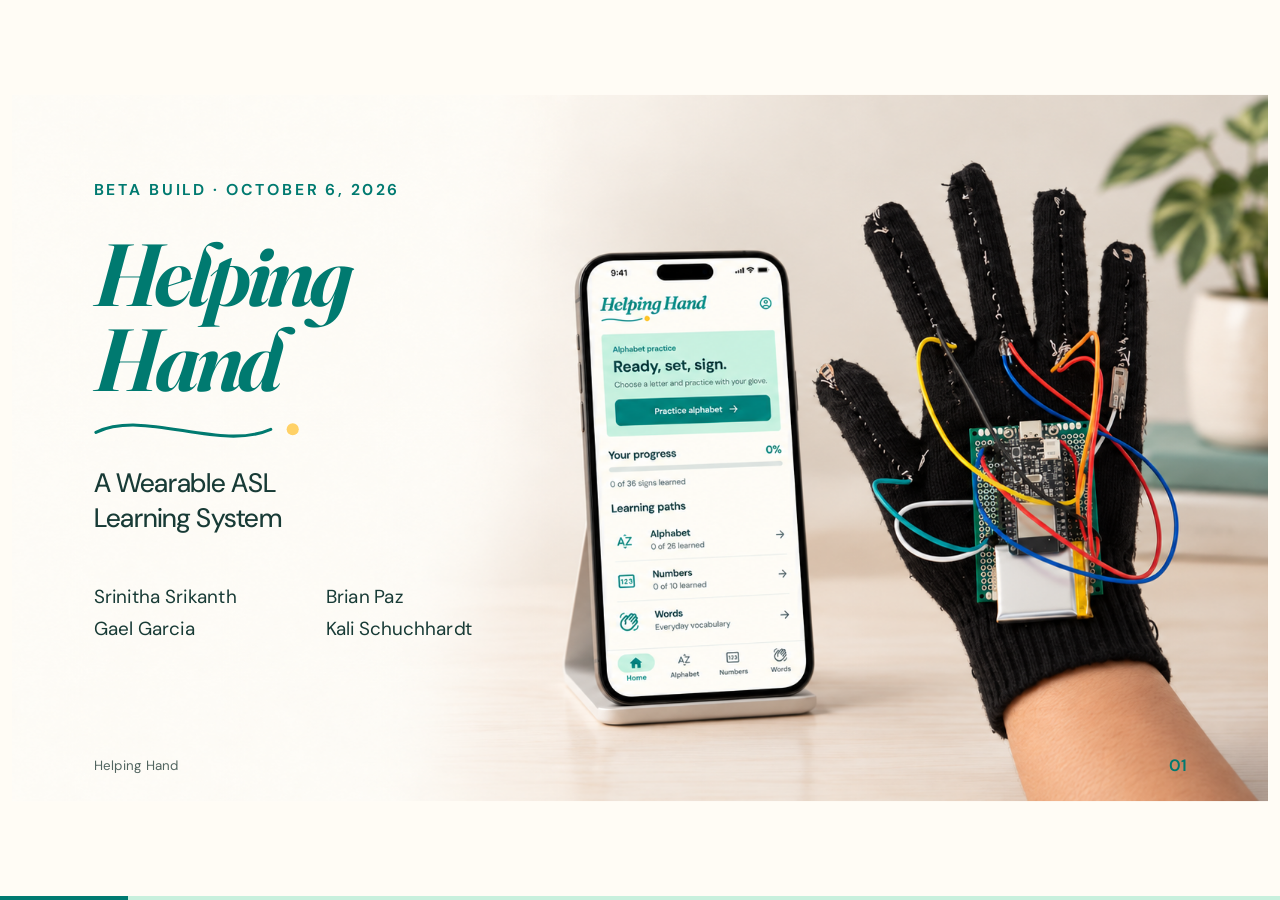
<file: beta_presentation/index.html>
<!doctype html>
<html lang="en">
<head>
  <meta charset="utf-8">
  <meta name="viewport" content="width=device-width, initial-scale=1">
  <meta name="description" content="Helping Hand beta build presentation — October 6, 2026.">
  <title>Helping Hand · Beta Build</title>
  <link rel="icon" href="assets/diagrams/favicon.svg" type="image/svg+xml">
  <link rel="stylesheet" href="styles.css?v=20261005-tcn">
  <script src="assets/asset-manifest.js" defer></script>
  <script src="presentation.js" defer></script>
</head>
<body>
  <svg class="svg-library" xmlns="http://www.w3.org/2000/svg" aria-hidden="true">
    <defs>
      <symbol id="icon-hand" viewBox="0 0 64 64"><path d="M23 34V13a4 4 0 0 1 8 0v18-22a4 4 0 0 1 8 0v23-18a4 4 0 0 1 8 0v20-13a4 4 0 0 1 8 0v22c0 12-7 19-18 19-7 0-12-3-16-9L10 35a4 4 0 0 1 6-5l7 7"/></symbol>
      <symbol id="icon-chip" viewBox="0 0 64 64"><rect x="17" y="17" width="30" height="30" rx="4"/><rect x="25" y="25" width="14" height="14" rx="2"/><path d="M24 7v10m16-10v10M24 47v10m16-10v10M7 24h10M7 40h10m30-16h10M47 40h10"/></symbol>
      <symbol id="icon-ble" viewBox="0 0 64 64"><path d="M20 17l27 28-14 12V7l14 12-27 28"/></symbol>
      <symbol id="icon-phone" viewBox="0 0 64 64"><rect x="17" y="5" width="30" height="54" rx="6"/><path d="M28 12h8m-5 39h2M24 32l6 6 12-15"/></symbol>
      <symbol id="icon-feedback" viewBox="0 0 64 64"><path d="M53 31c0 12-10 21-22 21h-9L10 59V45a21 21 0 1 1 43-14Z"/><path d="M21 31l7 7 13-15"/></symbol>
      <symbol id="icon-arrow" viewBox="0 0 24 24"><path d="M4 12h16m-6-6 6 6-6 6"/></symbol>
      <symbol id="icon-photo" viewBox="0 0 64 64"><rect x="8" y="12" width="48" height="40" rx="4"/><circle cx="23" cy="25" r="5"/><path d="m9 45 14-10 10 7 11-16 12 17"/></symbol>
    </defs>
  </svg>
  <main id="stage" aria-label="Beta build slide presentation">
    <div id="deck">
      <section class="slide cover is-active" id="slide-1" aria-labelledby="title-1" data-title="Helping Hand" data-seconds="15">
        <img class="full-bleed" src="assets/illustrations/intro-product-scene.png" alt="Staged product visualization of a sensor glove being worn beside a phone showing Helping Hand.">
        <div class="cover-copy">
          <p class="eyebrow">Beta build · October 6, 2026</p>
          <h1 id="title-1" class="wordmark">Helping<br>Hand</h1>
          <svg class="brand-trail" viewBox="0 0 280 35" aria-hidden="true"><path d="M3 17c65-31 163 26 231-4"/><circle cx="263" cy="13" r="8"/></svg>
          <p class="cover-pitch">A Wearable ASL<br>Learning System</p>
          <div class="team"><span>Srinitha Srikanth</span><span>Brian Paz</span><span>Gael Garcia</span><span>Kali Schuchhardt</span></div>
        </div>
        <footer class="slide-footer"><span>Helping Hand</span><span> <b>01</b></span></footer>
        <template class="slide-notes"><p>Speaker: TBD · 15 seconds</p><p>Introduce Helping Hand as a wearable-assisted ASL learning system. Name the four team members. The intro is a generated product visualization based on supplied references.</p></template>
      </section>
      <section class="slide problem" id="slide-2" aria-labelledby="title-2" data-title="The learning problem" data-seconds="25">
        <img class="full-bleed" src="assets/illustrations/learning-problem.png" alt="Conceptual illustration of a learner comparing their hand position with a printed reference.">
        <div class="problem-copy"><p class="eyebrow">The problem</p><h2 id="title-2">Learning ASL needs<br><em>feedback.</em></h2><div class="problem-stat"><strong>&gt;90%</strong><p>of deaf children are born<br>to hearing parents.</p></div><div class="problem-points"><p>Books and videos show the sign.</p><p>2D examples cannot assess your hand position.</p><p>No live correction from the reference alone.</p></div></div>
        <footer class="slide-footer"><span>Source: <a href="https://www.nidcd.nih.gov/health/statistics/quick-statistics-hearing" target="_blank" rel="noopener">NIH/NIDCD</a> · Mitchell &amp; Karchmer (2004)</span><span> <b>02</b></span></footer>
        <template class="slide-notes"><p>Speaker: TBD · 25 seconds</p><p>NIDCD reports that more than 90% of deaf children are born to hearing parents, citing Mitchell and Karchmer (2004). This motivates accessible opportunities for families to learn ASL; it does not measure ASL proficiency or prove the effectiveness of our glove. Books and ordinary prerecorded videos teach through observation but do not measure the learner's own hand position or provide personalized live correction by themselves. Helping Hand aims to add sensor-based feedback. Do not generalize this gap to every app or instructor. Source verified October 5, 2026; see sources.md.</p></template>
      </section>
      <section class="slide system" id="slide-3" aria-labelledby="title-3" data-title="Our solution" data-seconds="30">
        <header><p class="eyebrow">Our solution</p><h2 id="title-3">Wear. Sign. Get feedback.</h2></header>
        <div class="system-flow" role="img" aria-label="Flex and IMU readings go to ESP32, through BLE to recognition in Flutter, then learner feedback.">
          <div class="flow-step"><svg class="diagram-icon"><use href="#icon-hand"/></svg><h3>Sensor glove</h3><p>Flex + IMU</p></div><svg class="flow-arrow"><use href="#icon-arrow"/></svg>
          <div class="flow-step"><svg class="diagram-icon"><use href="#icon-chip"/></svg><h3>ESP32</h3><p>Capture readings</p></div><svg class="flow-arrow"><use href="#icon-arrow"/></svg>
          <div class="flow-step"><svg class="diagram-icon"><use href="#icon-ble"/></svg><h3>BLE</h3><p>Stream packets</p></div><svg class="flow-arrow"><use href="#icon-arrow"/></svg>
          <div class="flow-step"><svg class="diagram-icon"><use href="#icon-phone"/></svg><h3>Flutter app</h3><p>Recognize signs</p></div><svg class="flow-arrow"><use href="#icon-arrow"/></svg>
          <div class="flow-step"><svg class="diagram-icon"><use href="#icon-feedback"/></svg><h3>Feedback</h3><p>Guide practice</p></div>
        </div>
        <div class="hardware-slots">
          <figure class="asset-slot" data-asset="hardware/glove-current.jpg" data-alt="Current Helping Hand glove with finger flex sensors, wiring, and mounted perfboard electronics"><div class="asset-fallback"><svg><use href="#icon-photo"/></svg><div><strong>Current glove</strong><span>Hardware photo unavailable</span></div></div><figcaption>Glove · flex sensors + mounted electronics</figcaption></figure>
          <figure class="asset-slot" data-asset="hardware/circuit-current.jpg" data-alt="Close-up of the ESP32-S3, power components, and sensor wiring on the glove-mounted perfboard"><div class="asset-fallback"><svg><use href="#icon-chip"/></svg><div><strong>ESP32 + sensor circuit</strong><span>Hardware photo unavailable</span></div></div><figcaption>Perfboard · ESP32-S3 + sensor wiring</figcaption></figure>
        </div>
        <footer class="slide-footer"><span>Helping Hand · Beta build</span><span><b>03</b></span></footer>
        <template class="slide-notes"><p>Speaker: TBD · 30 seconds</p><p>Flex sensors capture finger bending; IMU readings capture motion/orientation. ESP32 samples and sends BLE packets to Flutter. The app processes readings and displays practice feedback. Tactile feedback is a future addition. The left photo shows the current glove with its mounted electronics; the right shows the ESP32-S3 and connections on the perfboard.</p></template>
      </section>
      <section class="slide alpha" id="slide-4" aria-labelledby="title-4" data-title="What alpha established" data-seconds="25">
        <header><p class="eyebrow">Alpha vertical slice</p><h2 id="title-4">The first complete pipeline</h2></header>
        <div class="alpha-layout"><div class="alpha-photo-group"><figure class="alpha-glove"><img src="assets/hardware/glove-alpha.jpeg" alt="Historical alpha glove with mounted finger flex sensors."><figcaption>Alpha glove</figcaption></figure><figure class="alpha-phone"><img src="assets/screenshots/alpha-app.png" alt="Historical alpha application dashboard."><figcaption>Alpha interface</figcaption></figure></div><div class="alpha-milestones"><div><span class="milestone-number">01</span><h3>Sensor capture</h3><p>Finger bend + motion readings</p></div><div><span class="milestone-number">02</span><h3>Wireless streaming</h3><p>Glove → BLE → app</p></div><div><span class="milestone-number">03</span><h3>Static classification</h3><p>36-class TFLite baseline</p></div></div></div>
        <footer class="slide-footer"><span>Historical alpha materials</span><span><b>04</b></span></footer>
        <template class="slide-notes"><p>Speaker: TBD · 25 seconds</p><p>Alpha established the sensor-to-app vertical slice and static TFLite baseline. These are supplied historical alpha materials, not fresh beta validation. The previous deck's 78%/94% figures are omitted because evaluation context has not been supplied. Preserve the static model as a regression baseline while adding words.</p></template>
      </section>
      <section class="slide app" id="slide-5" aria-labelledby="title-5" data-title="What beta adds" data-seconds="40">
        <header><p class="eyebrow">The beta app</p><h2 id="title-5">A clearer path to practice</h2><p class="subtitle">Firebase sign-in · dedicated practice pages · account-specific progress</p></header>
        <div class="app-journey">
          <figure><div class="screen-frame"><img src="assets/screenshots/beta-sign-in.png" alt="Supplied beta sign-in screen."></div><figcaption><span>01</span> Sign in</figcaption></figure>
          <figure><div class="screen-frame"><img src="assets/screenshots/beta-home.png" alt="Supplied beta Home with progress and learning paths."></div><figcaption><span>02</span> Choose a path</figcaption></figure>
          <figure><div class="screen-frame"><img src="assets/screenshots/beta-alphabet.png" alt="Supplied beta alphabet target picker."></div><figcaption><span>03</span> Pick a target</figcaption></figure>
          <figure><div class="screen-frame"><img src="assets/screenshots/beta-static-practice.png" alt="Supplied letter B practice screen in the glove-disconnected state."></div><figcaption><span>04</span> Practice</figcaption></figure>
          <figure><div class="screen-frame"><img src="assets/screenshots/beta-words.png" alt="Supplied beta beginner vocabulary picker."></div><figcaption><span>05</span> Explore words</figcaption></figure>
        </div>
        <footer class="slide-footer"><span>Supplied beta UI screens</span><span><b>05</b></span></footer>
        <template class="slide-notes"><p>Speaker: TBD · 40 seconds</p><p>Show sign-in, learning paths, target selection, and dedicated practice routes. Account-scoped progress now includes static signs and completed word attempts. Hello, Please, and Yes use the integrated TCN with Start attempt and Finish sign controls. These supplied screenshots predate that integration. The static practice screen is disconnected and the images do not establish live recognition or cloud-sync validation.</p></template>
      </section>
      <section class="slide motion" id="slide-6" aria-labelledby="title-6" data-title="Recognizing motion" data-seconds="35">
        <header><p class="eyebrow">Dynamic word recognition</p><h2 id="title-6">Recognizing words with a TCN</h2></header>
        <div class="ml-comparison"><div><span>Static · MLP</span><p>One sensor snapshot → static class</p></div><div><span>Words · Temporal Convolutional Network</span><p>Sensor window → word prediction</p></div></div>
        <figure class="architecture" aria-label="Selected TCN pipeline deployed in Flutter: sensor window, dilated residual convolution blocks, temporal average, and word probabilities"><figcaption>Resample, trim or pad, and standardize before inference</figcaption>
          <div class="architecture-flow">
            <div class="architecture-step"><h3>Sensor window</h3><svg class="architecture-visual" viewBox="0 0 280 132" role="img" aria-label="Illustrative sensor readings over time"><rect x="79" y="14" width="126" height="102" rx="4" fill="#c8f0dd" stroke="none"/><path d="M10 43h25l12-7 16 9 18-8 15 4 15-16 15 5 16 40 16-29 16-13 16 23 15-8 21 2 22-6 20 5 23-3" stroke="#007a70"/><path d="M10 92h23l16-3 16 4 15-2 17 5 17 10 14-17 15-38 16 21 16 34 17-18 15 6 17-4 17 5 18-3 18 1" stroke="#79aa91"/><path d="M10 16v105h260" stroke="#d9e2dc"/><path d="M79 13v107m126-107v107" stroke="#007a70" stroke-dasharray="4 4"/></svg><p>96 samples × 11 channels</p><small>5 flex + 6 motion at 40 Hz</small></div>
            <svg class="architecture-arrow"><use href="#icon-arrow"/></svg>
            <div class="architecture-step"><h3>TCN blocks</h3><svg class="architecture-visual tcn-blocks" viewBox="0 0 280 132" role="img" aria-label="Three residual causal convolution blocks with dilation rates 1, 2, and 4, connected in order. Bypass links preserve features."><rect x="11" y="48" width="72" height="55" rx="8"/><rect x="104" y="48" width="72" height="55" rx="8"/><rect x="197" y="48" width="72" height="55" rx="8"/><path d="M83 76h20m-6-5 6 5-6 5m79-5h20m-6-5 6 5-6 5"/><path class="skip-link" d="M11 48V22h72v26m21 0V22h72v26m21 0V22h72v26"/><text x="47" y="83">d = 1</text><text x="140" y="83">d = 2</text><text x="233" y="83">d = 4</text></svg><p>Motion at multiple scales</p><small>Dilated causal convolutions</small></div>
            <svg class="architecture-arrow"><use href="#icon-arrow"/></svg>
            <div class="architecture-step"><h3>Temporal average</h3><svg class="architecture-visual temporal-pool" viewBox="0 0 280 132" role="img" aria-label="Feature vectors at different time steps are averaged into one sequence summary"><rect x="18" y="13" width="66" height="39" rx="7"/><rect x="107" y="13" width="66" height="39" rx="7"/><rect x="196" y="13" width="66" height="39" rx="7"/><text x="51" y="40">t₁</text><text x="140" y="40">t₂</text><text x="229" y="40">tₙ</text><path d="M51 53v14h89m89-14v14h-89m0-14v31m-5-6 5 6 5-6"/><rect x="99" y="85" width="82" height="38" rx="7"/><text x="140" y="111">mean</text></svg><p>Summarize the sequence</p><small>Global average pooling</small></div>
            <svg class="architecture-arrow"><use href="#icon-arrow"/></svg>
            <div class="architecture-step"><h3>Word probabilities</h3><div class="architecture-output vocabulary-output"><span>Trained vocabulary</span><strong>Hello<br>Please · Yes</strong></div><p>On-device in Flutter</p><small>16-unit dense + softmax</small></div>
          </div>
        </figure>
        <div class="architecture-options"><p>Compared with <strong>CNN-GRU and CNN-LSTM</strong></p><p></p></div>
        <footer class="slide-footer"><span></span><span><b>06</b></span></footer>
        <template class="slide-notes"><p>Speaker: TBD · 35 seconds</p><p>The static MLP reads a single pose. Our TCN learns how a sign changes over time. Its convolutions look at increasingly spaced samples, so later blocks capture motion over wider intervals. Residual links preserve earlier features. We prepare a 96-sample window from five flex channels and six motion axes, then average the learned features and predict Hello, Please, or Yes. Flutter runs the model locally after Finish sign. The sensor traces are illustrative.</p><p>We compared TCN, CNN-GRU, and CNN-LSTM on the same whole-trial 9 training / 3 validation / 3 test split of 15 real recordings from the reported demo wearer. All three got 3/3 validation trials correct. TCN won the predefined smaller-export tie-break at 48,324 bytes, then got 3/3 reserved test trials correct with macro F1 1.00. This sample is too small to establish general accuracy or architecture superiority. Flutter runs the TFLite model locally after Finish sign. Three Android emulator recorded-replay checks passed. Fresh glove/phone validation and intended-phone latency are Not run. No orientation normalization or rest/unknown class is implemented.</p></template>
      </section>
      <section class="slide live" id="slide-7" aria-labelledby="title-7" data-title="Live demo" data-seconds="90">
        <div class="live-ring" aria-hidden="true"></div><div class="live-copy"><p class="eyebrow">Helping Hand in action</p><h2 id="title-7">LIVE<br><span>DEMO!!!</span></h2><div class="live-route"><span>Static sign</span><svg><use href="#icon-arrow"/></svg><span>Word attempts</span></div></div>
        <footer class="slide-footer"><span>Live glove + app demonstration</span><span><b>07</b></span></footer>
        <template class="slide-notes"><p>Speaker/demo operator: TBD · 90 seconds</p><p>Use the actual glove/app live, as confirmed with instructors. Demonstrate a rehearsed static target, then two rehearsed words chosen from Hello, Please, and Yes. The recorded wearer signs while a teammate taps Start attempt and Finish sign. Show the actual predicted word and confidence. Matching the target at at least 80% confidence saves completion. Set up login and connection in advance. Fresh rehearsal and the two final word choices remain pending. If recognition fails, explain what happened and demonstrate remaining live functions. Do not substitute video for live use.</p></template>
      </section>
      <section class="slide state" id="slide-8" aria-labelledby="title-8" data-title="Current state and limitations" data-seconds="25">
        <header><p class="eyebrow">Current project state</p><h2 id="title-8">Implementation and remaining validation</h2></header>
        <div class="status-columns"><div class="status-column"><span class="status-tag implemented">Completed implementation</span><h3>Core experience</h3><ul><li>Static MLP + 3-word TCN</li><li>Firebase accounts + lessons</li><li>Saved sign + word progress</li></ul></div><div class="status-column"><span class="status-tag experimental">In progress</span><h3>Live validation</h3><ul><li>Glove + phone rehearsal</li><li>Rest / unknown rejection</li><li>Wrist angles + other wearers</li></ul></div><div class="status-column"><span class="status-tag planned">Planned</span><h3>Tactile guidance</h3><ul><li>10 planned piezo elements</li><li>Error-to-vibration mapping</li><li>Calibration + user testing</li></ul></div></div>
        <div class="static-rules"><strong>Static completion rules</strong><div><p><b>≥80%</b><span>Confidence</span></p><p><b>≥750 ms</b><span>Stable matching hold</span></p><p><b>≥5</b><span>Matching packets</span></p><p><b>≤250 ms</b><span>Gap between packets</span></p></div></div>
        <footer class="slide-footer"><span></span><span><b>08</b></span></footer>
        <template class="slide-notes"><p>Speaker: TBD · 25 seconds</p><p>Static and three-word recognition are implemented. The recorded static demo model has 34 labels, prioritizing A, B, 1, and 3, while the original 36-class baseline is retained. The TCN recognizes Hello, Please, and Yes from explicit Start attempt / Finish sign sequences. Android recorded replay passed, but fresh glove/phone rehearsal, intended-phone latency, and live cloud synchronization of word progress are Not run.</p><p>Static completion requires the correct target label, confidence at least 80%, a stable hold of at least 750 ms, at least five matching packets, and gaps no greater than 250 ms. Word completion instead checks the predicted word and 80% confidence after Finish sign. These thresholds are acceptance rules, not measured accuracy. Rest/unknown rejection and robustness to other wearers or wrist angles remain development needs. Haptic guidance remains planned.</p></template>
      </section>
      <section class="slide haptics" id="slide-9" aria-labelledby="title-9" data-title="Next: haptic feedback" data-seconds="35">
        <header><p class="eyebrow">Next milestone</p><h2 id="title-9">Feel what needs correcting.</h2></header>
        <div class="haptic-layout"><div class="haptic-copy"><p class="haptic-count">5 <span>+</span> 5</p><p class="haptic-placement">X pattern + one on each finger</p><p class="haptic-description">Planned piezo feedback for<br>incorrect positioning.</p><div class="feedback-concept"><span>Estimated deviation</span><svg><use href="#icon-arrow"/></svg><strong>Pulse pattern / intensity</strong></div><p class="haptic-caveat">Placement, error mapping, and tactile response need calibration.</p></div><figure class="haptic-art"><img src="assets/illustrations/haptic-concept.png" alt="Conceptual glove with vibration marks; proposed layout is five piezo elements in an X pattern plus one per finger."><figcaption>Concept illustration · planned feature</figcaption></figure></div>
        <div class="roadmap" aria-label="Proposed milestones for team review"><div><time>Oct 7–13</time><strong>Mount + wire</strong><span>Actuators and drivers</span></div><div><time>Oct 14–20</time><strong>Calibrate guidance</strong><span>Error → tactile response</span></div><div><time>Oct 21–27</time><strong>Refine recognition</strong><span>Orientation + signer trials</span></div><div><time>Oct 28–Nov 3</time><strong>Test + polish</strong><span>User trials and release prep</span></div></div>
        <footer class="slide-footer"><span>Proposed milestones · dates for team review</span><span><b>09</b></span></footer>
        <template class="slide-notes"><p>Speaker: TBD · 35 seconds</p><p>Plan five piezo elements in an X pattern and one per finger, ten total as understood. Goal: indicate incorrect positioning and degree of deviation. Confidence alone is not a positional error estimate; establish a calibrated deviation measure and feedback mapping. Validate tactile response and drivers. Artwork is conceptual, not an exact mounting schematic. Dates are proposed and require team review; the final deadline is unknown. Explain mount/wire → calibrate → recognition variation trials → user tests/polish.</p></template>
      </section>
      <section class="slide closing" id="slide-10" aria-labelledby="title-10" data-title="Questions" data-seconds="10">
        <div class="closing-trail" aria-hidden="true"><svg viewBox="0 0 1600 900"><path d="M-100 820C250 350 650 1090 1050 640S1440 235 1730 390"/><circle cx="1050" cy="640" r="15"/></svg></div><div class="closing-copy"><p class="wordmark">Helping Hand</p><h2 id="title-10">Thank you.<br><em>Questions?</em></h2><p>Practice with feedback.<br>Next: guidance you can feel.</p></div>
        <footer class="slide-footer"><span>October 6, 2026</span><span><b>10</b></span></footer>
        <template class="slide-notes"><p>All speakers available · 10-second closing + 1–2 minutes Q&amp;A</p><p>Connect the current wearable/app experience with corrective tactile guidance. Answer using actual implementation/evidence. Prepare for questions on vocabulary, training data, orientation, BLE, progress, and haptic calibration.</p></template>
      </section>
    </div>
  </main>
  <div id="slide-progress" role="progressbar" aria-label="Slide progress" aria-valuemin="0" aria-valuemax="10" aria-valuenow="1" aria-valuetext="Slide 1 of 10"><span></span></div>
  <dialog id="overview-dialog" aria-labelledby="overview-title"><div class="dialog-heading"><h2 id="overview-title">Slide overview</h2><button class="close-dialog" aria-label="Close slide overview">×</button></div><div id="overview-list"></div></dialog>
  <dialog id="notes-dialog" aria-labelledby="notes-title"><div class="dialog-heading"><h2 id="notes-title">Speaker notes</h2><button class="close-dialog" aria-label="Close speaker notes">×</button></div><div id="notes-content"></div></dialog>
  <dialog id="help-dialog" aria-labelledby="help-title"><div class="dialog-heading"><h2 id="help-title">Presentation shortcuts</h2><button class="close-dialog" aria-label="Close keyboard shortcuts">×</button></div><dl class="shortcut-list"><div><dt>← / → · Space</dt><dd>Previous / next slide</dd></div><div><dt>Home / End</dt><dd>First / last slide</dd></div><div><dt>O</dt><dd>Slide overview</dd></div><div><dt>N</dt><dd>Speaker notes</dd></div><div><dt>F</dt><dd>Full screen</dd></div><div><dt>P</dt><dd>Print / save PDF</dd></div><div><dt>Esc</dt><dd>Close dialog / exit full screen</dd></div></dl></dialog>
  <p id="announcement" class="sr-only" aria-live="polite"></p>
  <noscript><p class="noscript-message">JavaScript is disabled. All slides are shown below; print to save the deck.</p></noscript>
</body>
</html>
</file>
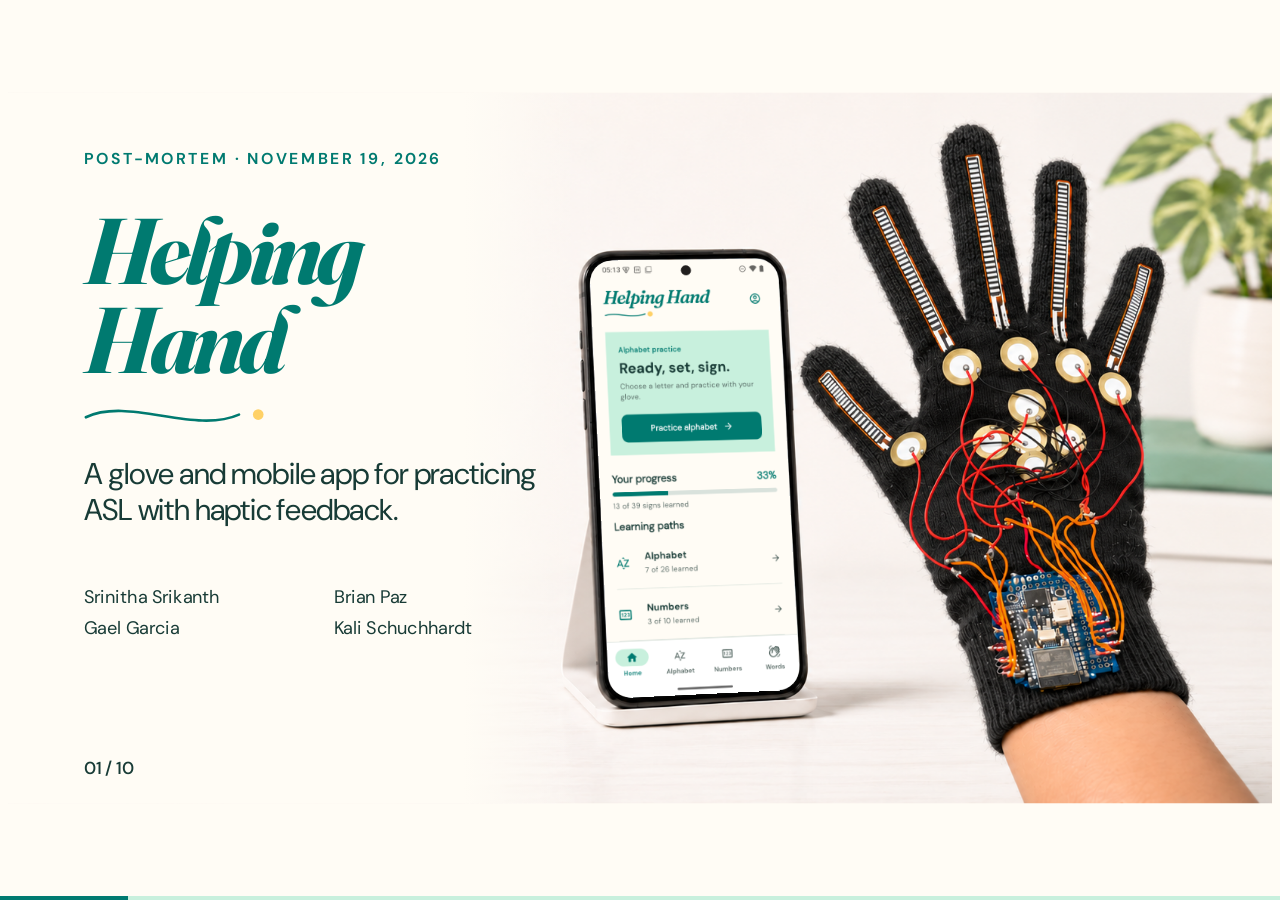
<file: post_mortem_presentation/index.html>
<!doctype html>
<html lang="en">
<head>
  <meta charset="utf-8">
  <meta name="viewport" content="width=device-width, initial-scale=1">
  <meta name="description" content="Helping Hand post-mortem presentation, November 19, 2026. Seven-minute presentation with separate question period.">
  <title>Helping Hand · Post-mortem</title>
  <link rel="icon" href="assets/diagrams/favicon.svg" type="image/svg+xml">
  <link rel="stylesheet" href="styles.css">
  <script src="presentation.js" defer></script>
</head>
<body>
  <svg class="svg-library" xmlns="http://www.w3.org/2000/svg" aria-hidden="true"><defs>
    <symbol id="icon-hand" viewBox="0 0 64 64"><path d="M23 34V13a4 4 0 0 1 8 0v18-22a4 4 0 0 1 8 0v23-18a4 4 0 0 1 8 0v20-13a4 4 0 0 1 8 0v22c0 12-7 19-18 19-7 0-12-3-16-9L10 35a4 4 0 0 1 6-5l7 7"/></symbol>
    <symbol id="icon-chip" viewBox="0 0 64 64"><rect x="17" y="17" width="30" height="30" rx="4"/><rect x="25" y="25" width="14" height="14" rx="2"/><path d="M24 7v10m16-10v10M24 47v10m16-10v10M7 24h10M7 40h10m30-16h10M47 40h10"/></symbol>
    <symbol id="icon-ble" viewBox="0 0 64 64"><path d="M20 17l27 28-14 12V7l14 12-27 28"/></symbol>
    <symbol id="icon-phone" viewBox="0 0 64 64"><rect x="17" y="5" width="30" height="54" rx="6"/><path d="M28 12h8m-5 39h2M24 32l6 6 12-15"/></symbol>
    <symbol id="icon-arrow" viewBox="0 0 32 24"><path d="M2 12h27m-9-9 9 9-9 9"/></symbol>
  </defs></svg>
  <main id="stage" aria-label="Helping Hand post-mortem presentation">
    <div id="deck">
      <section class="slide cover is-active" id="slide-1" aria-labelledby="title-1" data-title="Helping Hand" data-seconds="15">
        <figure class="cover-visual">
          <img class="cover-scene" src="assets/illustrations/cover-product-scene-knit.png" alt="Product visualization of the black knit Helping Hand glove with exposed sensors and wiring beside an Android phone.">
          <div class="cover-display"><img src="assets/screenshots/home-nov19.png" alt="Helping Hand Home screen showing Alphabet practice and saved progress."></div>
          <img class="cover-print-art" src="assets/illustrations/cover-art-print.png" alt="Product visualization of the black knit Helping Hand glove beside a phone showing the Android app’s Home screen.">
        </figure>
        <div class="cover-copy">
          <p class="eyebrow">Post-mortem · November 19, 2026</p>
          <h1 class="wordmark" id="title-1">Helping<br>Hand</h1>
          <svg class="brand-trail" viewBox="0 0 280 35" aria-hidden="true"><path d="M3 17c65-31 163 26 231-4"/><circle cx="263" cy="13" r="8"/></svg>
          <p class="cover-pitch">A glove and mobile app for practicing ASL with haptic feedback.</p>
          <div class="team"><span>Srinitha Srikanth</span><span>Brian Paz</span><span>Gael Garcia</span><span>Kali Schuchhardt</span></div>
        </div>
        <footer class="slide-footer"><b>01 / 10</b></footer>
        <template class="slide-notes">
          <p>0:00–0:15 · 15 seconds. Introduce the team and point to the glove and phone.</p>
          <p>“Helping Hand is a glove and Android app for practicing American Sign Language with haptic feedback. We’ll show you what we built, how someone uses it, and what we learned.”</p>
        </template>
      </section>

      <section class="slide problem" id="slide-2" aria-labelledby="title-2" data-title="The problem" data-seconds="20">
        <img class="problem-art" src="assets/illustrations/learning-problem.png" alt="Conceptual illustration of a learner comparing their hand position with a printed reference.">
        <div class="problem-copy">
          <h2 id="title-2">The problem</h2>
          <p class="problem-stat"><strong>94 <small>of</small> 100</strong> hearing parents surveyed used self-teaching resources to learn ASL for their deaf child.</p>
          <ul class="problem-points">
            <li>Images and prerecorded videos give learners a sign to copy.</li>
            <li>During solo practice, learners have to spot and correct their own handshape and movement errors.</li>
          </ul>
        </div>
        <footer class="slide-footer"><b>02 / 10</b><a href="https://sites.bu.edu/lavalab/files/2022/06/Lieberman-Mitchiner-Pontecorvo-2022.pdf" target="_blank" rel="noopener">Lieberman, Mitchiner &amp; Pontecorvo · §3.2.1</a></footer>
        <template class="slide-notes">
          <p>0:15–0:35 · 20 seconds. Connect the family motivation to the gap in solo practice.</p>
          <p>“In a survey of 100 hearing parents learning ASL for their deaf child, 94 used books, videos, or apps to teach themselves. A recorded example gives you a sign to copy. When you practice alone, you still have to catch mistakes in your handshape or movement.”</p>
        </template>
      </section>

      <section class="slide system" id="slide-3" aria-labelledby="title-3" data-title="System architecture" data-seconds="25">
        <header><p class="eyebrow">Our solution</p><h2 id="title-3">System architecture</h2></header>
        <ol class="system-flow" role="list">
          <li class="system-step">
            <svg class="system-icon" aria-hidden="true"><use href="#icon-hand"/></svg>
            <svg class="system-arrow" aria-hidden="true"><use href="#icon-arrow"/></svg>
            <h3>Glove sensors</h3>
            <p>Measure finger bend and hand motion.</p>
          </li>
          <li class="system-step">
            <svg class="system-icon" aria-hidden="true"><use href="#icon-chip"/></svg>
            <svg class="system-arrow" aria-hidden="true"><use href="#icon-arrow"/></svg>
            <h3>ESP32</h3>
            <p>Reads the sensors and recognizes held signs.</p>
          </li>
          <li class="system-step">
            <svg class="system-icon" aria-hidden="true"><use href="#icon-ble"/></svg>
            <svg class="system-arrow" aria-hidden="true"><use href="#icon-arrow"/></svg>
            <h3>Bluetooth LE</h3>
            <p>Carries sensor readings and predictions to the phone.</p>
          </li>
          <li class="system-step">
            <svg class="system-icon" aria-hidden="true"><use href="#icon-phone"/></svg>
            <h3>Android app</h3>
            <p>Recognizes moving signs, shows results, and saves progress.</p>
          </li>
        </ol>
        <div class="system-return">
          <p>During the demo, the app sends haptic commands back to the glove.</p>
        </div>
        <footer class="slide-footer"><b>03 / 10</b></footer>
        <template class="slide-notes">
          <p>0:35–1:00 · 25 seconds. Point from left to right, then follow the return arrow.</p>
          <p>“The flex strips measure finger bend, and the motion sensor measures how the hand moves. The ESP32 recognizes signs you hold steady. Bluetooth sends its predictions and sensor readings to the Android app. The app recognizes moving signs, shows the result, and saves progress. During the demo, it also sends haptic commands back to the glove.”</p>
        </template>
      </section>

      <section class="slide recognition" id="slide-4" aria-labelledby="title-4" data-title="How we recognize signs" data-seconds="25">
        <h2 id="title-4">How we recognize signs</h2>
        <div class="recognition-layout">
          <article class="recognition-panel">
            <header><h3>Static signs</h3><span>Example · G</span></header>
            <figure class="model-input">
              <svg viewBox="0 0 440 96" role="img" aria-label="Illustrative snapshot of five finger bend readings.">
                <path class="input-guide" d="M16 82H424"/>
                <path class="input-bars" d="M66 76V42 M143 76V23 M220 76V55 M297 76V64 M374 76V59"/>
              </svg>
              <figcaption>One set of finger-bend readings</figcaption>
            </figure>
            <div class="recognition-model">
              <strong>Multilayer perceptron (MLP)</strong>
              <p>On the ESP32 · 24 letters and 10 digits</p>
            </div>
          </article>
          <article class="recognition-panel recognition-motion">
            <header><h3>Motion over time</h3><span>Example · Z</span></header>
            <figure class="model-input">
              <svg viewBox="0 0 440 96" role="img" aria-label="Illustrative sensor readings that change over the duration of an attempt.">
                <path class="input-guide" d="M16 82H424 M413 74l11 8-11 8"/>
                <path class="input-trace" d="M26 60L76 54 122 28 173 42 227 65 275 43 325 22 369 48 414 56"/>
              </svg>
              <figcaption>A sequence of sensor readings</figcaption>
            </figure>
            <div class="recognition-model">
              <strong>Temporal convolutional networks (TCNs)</strong>
              <p>On the phone · one for J/Z, one for words</p>
            </div>
          </article>
        </div>
        <footer class="slide-footer"><span>Illustrative sensor inputs</span><b>04 / 10</b></footer>
        <template class="slide-notes">
          <p>1:00–1:25 · 25 seconds. Point to the five bars, then follow the trace on the right.</p>
          <p>“For G, we can look at one set of finger-bend readings. The glove’s multilayer perceptron classifies that handshape. For Z, the order of the motion matters. A temporal convolutional network looks for patterns across successive readings. The phone runs one for J and Z and another for Hello, Please, and Yes.”</p>
        </template>
      </section>

      <section class="slide hardware" id="slide-5" aria-labelledby="title-5" data-title="Glove hardware" data-seconds="25">
        <header><p class="eyebrow">Final build</p><h2 id="title-5">Glove hardware</h2></header>
        <div class="hardware-layout">
          <div class="hardware-images">
            <figure class="glove"><img src="assets/hardware/glove-final.jpg" alt="The final glove, with all five flex sensors, the piezo discs, wires, and cuff-mounted perfboard visible."><figcaption>Wired perfboard glove</figcaption></figure>
            <figure class="board"><img src="assets/hardware/pcb-prototype.jpg" alt="Component side of the custom printed circuit board from an earlier hardware iteration."><figcaption>Earlier custom PCB</figcaption></figure>
          </div>
          <div class="hardware-details">
            <article><h3>5 flex sensors + 9-axis IMU (ICM-20948)</h3><p>Finger bend, acceleration, and rotation feed recognition.</p></article>
            <article><h3>10 piezoelectric buzzers</h3><p>Five by the fingers and five in a plus on the back of the hand.</p></article>
            <article><h3>Cuff-mounted ESP32</h3><p>Perfboard with individual wires.</p></article>
            <aside class="hardware-revision" aria-labelledby="hardware-revision-title">
              <h3 id="hardware-revision-title">Why the wiring is visible</h3>
              <p>An earlier prototype hid the connections with multiple fabric layers and conductive thread. When sensor readings failed, we switched to individual wires for today’s demo.</p>
            </aside>
          </div>
        </div>
        <footer class="slide-footer"><span>Demonstration power · laptop USB</span><b>05 / 10</b></footer>
        <template class="slide-notes">
          <p>1:25–1:50 · 25 seconds. Point to the actual glove, the earlier PCB, and the wiring callout.</p>
          <p>“The demo glove has five flex sensors, a motion sensor, ten piezo buzzers, and a cuff-mounted ESP32. We tried a custom PCB and later hid the connections with conductive thread. When sensor readings dropped out, we switched to individual wires on perfboard. We’re powering it over USB today.”</p>
        </template>
      </section>

      <section class="slide practice" id="slide-6" aria-labelledby="title-6" data-title="Android app" data-seconds="25">
        <h2 id="title-6">Android app</h2>
        <div class="app-screens">
          <figure><img src="assets/screenshots/sign-in-cleared.png" alt="Welcome back sign-in screen with blank email and password fields."><figcaption>Sign in</figcaption></figure>
          <figure><img src="assets/screenshots/home-nov19.png" alt="Home dashboard with Alphabet practice, progress, and learning paths."><figcaption>Home and progress</figcaption></figure>
          <figure><img src="assets/screenshots/alphabet-nov19.png" alt="Alphabet lesson picker showing completed letters with checkmarks."><figcaption>Alphabet lessons</figcaption></figure>
          <figure><img src="assets/screenshots/letter-a-nov19.png" alt="Letter A screen showing the 3D target handshape and hold progress, captured with the glove disconnected."><figcaption>3D sign reference</figcaption></figure>
          <figure><img src="assets/screenshots/words-progress-nov19.png" alt="Words screen with Hello, Please, and Yes marked Learned with green rows and checkmarks."><figcaption>Saved word lessons</figcaption></figure>
        </div>
        <footer class="slide-footer"><span>App captures · November 19</span><b>06 / 10</b></footer>
        <template class="slide-notes">
          <p>1:50–2:15 · 25 seconds. Move across the screenshots from sign-in to saved lessons.</p>
          <p>“After signing in, Home shows your progress. Pick a letter, number, or word. The lesson shows the target sign, and the app saves your completed lessons. Eight word lessons are listed, and the recognizer supports three. Let’s try it with the glove.”</p>
        </template>
      </section>

      <section class="slide live" id="slide-7" aria-labelledby="title-7" data-title="Live ASL practice demo" data-seconds="120">
        <div class="live-circles" aria-hidden="true"></div><span class="live-dot" aria-hidden="true"></span><svg class="live-mark" aria-hidden="true"><use href="#icon-hand"/></svg>
        <p class="eyebrow">Glove and Android app</p><h2 id="title-7">Live ASL<br><em>practice demo</em></h2>
        <ol class="live-steps">
          <li><b>G</b><span>Hold a pose</span></li>
          <li><b>Z</b><span>Trace a motion</span></li>
          <li><b>3</b><span>Correct a finger position</span></li>
          <li><b>Hello / Please</b><span>Match a word</span></li>
        </ol>
        <p class="live-footnote"></p>
        <footer class="slide-footer"><b>07 / 10</b></footer>
        <template class="slide-notes">
          <p>2:15–4:15 · 120 seconds. Use the projected phone. Start signed in, connected, and in Developer Mode. The run sheet gives the individual time limits and recovery actions.</p>
          <p>G. “I’ll hold G steady. Watch for the match and hold indicator. This prediction comes from the glove.”</p>
          <p>Z. “I’ll start an attempt, trace Z, and finish it. The phone recognizes the sequence.” Describe the actual outcome. Try one quick recovery if useful, then move on. I is the rehearsed spare held pose.</p>
          <p>3. “I’m curling the middle finger on purpose. Watch which finger lights up, then the dots move from bottom to center to top. That means straighten. I’ll correct the finger and show what the app does.”</p>
          <p>Hello and Please. “For Hello I tap Start and Finish. After a match, the glove can replay a preset cue from left to center to right. Please uses a loop around the back of the hand.” Show Please if time permits and describe any output as observed.</p>
          <p>Progress. “A green row and checkmark mean that lesson was saved.” Call out a change only if a new row turns green during the demo. Finish on Words and return to slide 8.</p>
        </template>
      </section>

      <section class="slide successes" id="slide-8" aria-labelledby="title-8" data-title="Project successes" data-seconds="70">
        <header><p class="eyebrow">Post-mortem</p><h2 id="title-8">Project successes</h2></header>
        <div class="success-stories">
          <article>
            <h3>Saved practice progress</h3>
            <p>Matching a sign completes the lesson. Progress is still there when you reopen the app.</p>
          </article>
          <article>
            <h3>Recognition for moving signs</h3>
            <p>The app uses the full motion to recognize a sign. Hello, Please, and Yes matched in live practice.</p>
          </article>
          <article>
            <h3>Haptic feedback</h3>
            <p>Finger pulses cue you to bend or straighten. Preset motion cues show how to move for word practice.</p>
          </article>
        </div>
        <footer class="slide-footer"><span></span><b>08 / 10</b></footer>
        <template class="slide-notes">
          <p>4:15–5:25 · 70 seconds. Give each story about 20–23 seconds.</p>
          <p>Saved practice progress. “A prediction by itself gave the learner no record of their practice. We tied a match to the lesson they picked, so completion was visible and saved to the right place. During rehearsal we closed and reopened the app and could still see the completed signs.”</p>
          <p>Recognition for moving signs. “We recorded whole attempts so the model could use the order of the motion. After rebuilding the glove, we collected more recordings and extended the input window. The updated word model accepted five of five matching recordings in offline replay. Hello, Please, and Yes also completed in the live check.”</p>
          <p>Haptic feedback. “We wanted each buzz to tell the learner what to do. We used the flex readings to choose a bend or straighten cue and tested it on the glove with the number 3. For word practice, we built preset motion cues that play after a match on Hello or Please.”</p>
        </template>
      </section>

      <section class="slide challenges" id="slide-9" aria-labelledby="title-9" data-title="Challenges and lessons" data-seconds="65">
        <header><p class="eyebrow">Post-mortem</p><h2 id="title-9">Challenges and lessons</h2></header>
        <div class="challenge-head"><span>What happened</span><span>What we’d do next</span></div>
        <article class="challenge-row">
          <div>
            <h3>Unreliable connections</h3>
            <p>The PCB broke, and conductive thread lost sensor readings.</p>
          </div>
          <p class="lesson">Test the wiring while flexing the glove.</p>
        </article>
        <article class="challenge-row">
          <div>
            <h3>Damaged flex sensors</h3>
            <p>Thumb and index readings barely changed when the fingers bent.</p>
          </div>
          <p class="lesson">Check each sensor before calibration.</p>
        </article>
        <article class="challenge-row">
          <div>
            <h3>Limits of the glove sensors</h3>
            <p>The glove can’t measure exact finger positions relative to each other or hand location relative to the body.</p>
          </div>
          <p class="lesson">Test sensing limits before training. Try camera tracking.</p>
        </article>
        <footer class="slide-footer"><span></span><b>09 / 10</b></footer>
        <template class="slide-notes">
          <p>5:25–6:30 · 65 seconds. Explain each problem, its impact, and what we’d do next.</p>
          <p>Unreliable connections. “The custom PCB broke and the conductive-thread assembly lost sensor readings as the glove moved. We suspected shorts and switched to discrete wires. Next time we’d check continuity while flexing the assembly and add strain relief before mounting it.”</p>
          <p>Damaged flex sensors. “The thumb and index readings barely changed when the fingers bent, which made some attempts look wrong. The raw channels exposed the damaged sensors. We’d check each channel early, then recalibrate and repeat a few known signs after every hardware change.”</p>
          <p>Limits of the glove sensors. “The flex strips measure finger bend, and the wrist sensor measures motion and rotation. Two signs can give similar readings even if the fingers cross or the hand starts closer to the face. Next time we’d test those cases before training and try camera tracking for the details the glove misses.”</p>
        </template>
      </section>

      <section class="slide closing" id="slide-10" aria-labelledby="title-10" data-title="Thank you and questions" data-seconds="15">
        <svg class="closing-trail" viewBox="0 0 1600 900" aria-hidden="true"><path d="M-100 820C250 350 650 1090 1050 640S1440 235 1730 390"/><circle cx="1050" cy="640" r="15"/></svg>
        <div class="closing-copy">
          <p class="wordmark">Helping Hand</p>
          <h2 id="title-10">Thank you.<br><em>Questions?</em></h2>
        </div>
        <footer class="slide-footer"><span>November 19, 2026</span><b>10 / 10</b></footer>
        <template class="slide-notes">
          <p>6:30–6:45 · 15 seconds for the close and handoff. Leave this slide up for the two-minute question period.</p>
          <p>“Thank you. What questions do you have?”</p>
        </template>
      </section>

      <section class="slide backup" id="backup-1" data-backup aria-labelledby="backup-title-1" data-title="Original goals and final features" data-seconds="0">
        <header><p class="eyebrow">Backup</p><h2 id="backup-title-1">Original goals and final features</h2></header>
        <table class="backup-table">
          <thead><tr><th>Area</th><th>Original goal</th><th>Presentation build</th></tr></thead>
          <tbody>
            <tr><td>Wearable</td><td>Mounted PCB and battery power</td><td>Wired perfboard, calibrated ICM-20948, and USB power</td></tr>
            <tr><td>Recognition</td><td>A–Z, 0–9, and eight words</td><td>34 held poses plus J/Z motion. Eight lessons, three words in the bundle.</td></tr>
            <tr><td>Feedback</td><td>Corrective guidance during practice</td><td>On-screen matching and saved progress. Developer Mode adds a finger cue for 3 and preset playback for Hello and Please.</td></tr>
            <tr><td>Validation</td><td>Practice and recognition testing</td><td>Selected live and offline checks. Multi-wearer accuracy, tactile interpretation, and battery runtime remain open.</td></tr>
          </tbody>
        </table>
        <footer class="slide-footer"><span>Original design, release reports, and November 19 demo handoff</span><b>Backup 01</b></footer>
        <template class="slide-notes">
          <p>Question period. The slide distinguishes the original scope from the build being shown. The original design proposed a mounted PCB, battery operation, broader word recognition, and general corrective feedback. The working app includes J/Z and the scoped haptic demos. The written reports describe the earlier release snapshot. Displayed lesson counts and recognition model labels describe different parts of the app.</p>
          <p>The demo uses the wired perfboard glove, USB power, a signed-in Android phone, Flutter app version 1.0.1+2 from the gael working copy, and the piezo_demo ESP32 environment. The review base was c72ad4f with local app changes. Record the actual running revision, phone/OS, and firmware during rehearsal. Current-device cloud readback, battery runtime, and broad wearer validation are open. The single glove has limited ability to distinguish finger spread or infer hand location relative to the body.</p>
          <p>The app also has developer tools for BLE diagnostics, recording and exporting labeled attempts, and manually testing the piezo outputs. These tools support setup and development. The learner demonstration uses Alphabet, Numbers, and Words.</p>
        </template>
      </section>

      <section class="slide backup" id="backup-2" data-backup aria-labelledby="backup-title-2" data-title="Recognition and haptic test results" data-seconds="0">
        <header><p class="eyebrow">Backup</p><h2 id="backup-title-2">Recognition and haptic test results</h2></header>
        <table class="backup-table">
          <thead><tr><th>Check</th><th>Observed result</th><th>Scope</th></tr></thead>
          <tbody>
            <tr><td>Live practice</td><td>G, I, 1, Hello, Please, Yes · 3/3 each<br>K, X · 1/3 each</td><td>One wearer, three attempts per target</td></tr>
            <tr><td>J/Z replay</td><td>4/4 matches accepted<br>0/36 unrelated recordings accepted</td><td>Offline, with some recordings seen during development</td></tr>
            <tr><td>Word replay</td><td>5/5 matches accepted<br>0/25 wrong-target checks accepted</td><td>Offline, with recordings reused across wrong targets</td></tr>
            <tr><td>Haptics</td><td>Manual outputs matched app dots. The automatic 3 demo worked on the glove.</td><td>Hello and Please cue order checked in software with simulated responses</td></tr>
          </tbody>
        </table>
        <footer class="slide-footer"><span>Selected trials · November 18–19</span><b>Backup 02</b></footer>
        <template class="slide-notes">
          <p>Question period. Live counts came from one wearer and selected targets on the glove and app. Offline J/Z replay accepted two J and two Z attempts and rejected 36 unrelated recordings. Some were examined earlier in development. The word replay used five matching recordings and 25 wrong-target checks drawn from reused recordings. The design draft’s approximately 90% accuracy figure was a goal. The available trial counts describe the specific conditions shown.</p>
          <p>The Number 3 automatic cue has a live operator report. Hello and Please pulse order and cancellation were checked in Flutter with simulated responses. The operator described faint vibration in the separate manual output check. Phone latency and wearer interpretation of cues have yet to be measured. Firebase rules were updated for word completion IDs. The post-fix cloud readback has not been run.</p>
        </template>
      </section>
    </div>
  </main>
  <div id="slide-progress" role="progressbar" aria-label="Slide progress" aria-valuemin="1" aria-valuemax="10" aria-valuenow="1"><span></span></div>
  <dialog id="overview-dialog" aria-labelledby="overview-title"><div class="dialog-heading"><h2 id="overview-title">Slide overview</h2><button class="close-dialog" aria-label="Close overview">×</button></div><p class="overview-group">Main deck · 6:45 + 0:15 buffer</p><div class="overview-grid" id="overview-main"></div><p class="overview-group">Backup · outside the timed flow</p><div class="overview-grid" id="overview-backup"></div></dialog>
  <dialog id="notes-dialog" aria-labelledby="notes-title"><div class="dialog-heading"><h2 id="notes-title">Speaker notes</h2><button class="close-dialog" aria-label="Close notes">×</button></div><p class="dialog-note">These notes appear on this screen. Close before projecting; use speaker_notes.md on a separate device.</p><div id="notes-content"></div></dialog>
  <dialog id="help-dialog" aria-labelledby="help-title"><div class="dialog-heading"><h2 id="help-title">Presentation shortcuts</h2><button class="close-dialog" aria-label="Close help">×</button></div><dl class="shortcut-list"><div><dt>← / → · Space</dt><dd>Previous / next slide</dd></div><div><dt>Home / End</dt><dd>First / last main slide</dd></div><div><dt>O · N · ?</dt><dd>Overview · Notes · Help</dd></div><div><dt>B</dt><dd>Backup slides / return to main deck</dd></div><div><dt>F</dt><dd>Toggle fullscreen</dd></div><div><dt>P</dt><dd>Print / save PDF</dd></div><div><dt>Esc</dt><dd>Close dialog / exit fullscreen</dd></div></dl><label class="print-backups"><input type="checkbox" id="include-backups">Include backup slides when printing</label><p class="dialog-note">The default PDF contains ten main slides.</p></dialog>
  <p class="sr-only" id="announcement" aria-live="polite"></p>
  <noscript><p class="noscript-message">JavaScript is disabled. Scroll to view slides; printing includes the ten main slides.</p></noscript>
</body>
</html>
</file>
<file: beta_presentation/styles.css>
@font-face { font-family: "DM Sans"; src: url("assets/fonts/DM-Sans.ttf") format("truetype"); font-style: normal; font-weight: 100 1000; font-display: swap; }
@font-face { font-family: "Fraunces"; src: url("assets/fonts/Fraunces-Italic.ttf") format("truetype"); font-style: italic; font-weight: 100 900; font-display: swap; }
:root {
  --canvas: #fffcf5; --ink: #183b36; --teal: #007a70; --teal-deep: #00645c;
  --mint: #c8f0dd; --gold: #ffd166; --muted: #526560; --rule: #d9e2dc;
  font-family: "DM Sans", sans-serif; color: var(--ink); background: var(--canvas);
}
* { box-sizing: border-box; }
body { margin: 0; }
body.enhanced { overflow: hidden; background: #e5eae5; }
button { font: inherit; cursor: pointer; }
button:focus-visible { outline: 3px solid var(--teal); outline-offset: 4px; }
button:disabled { cursor: default; opacity: .35; }
svg { fill: none; stroke: currentColor; stroke-width: 2.5; stroke-linecap: round; stroke-linejoin: round; }
.svg-library { width: 0; height: 0; position: absolute; overflow: hidden; }
figure, p, h1, h2, h3 { margin: 0; }
img { display: block; max-width: 100%; }
.sr-only { position: absolute; width: 1px; height: 1px; padding: 0; overflow: hidden; clip-path: inset(50%); white-space: nowrap; }
#stage { position: relative; }
.enhanced #stage { position: fixed; inset: 0 0 4px; }
#deck { position: relative; }
.enhanced #deck { position: absolute; top: 50%; left: 50%; width: 1600px; height: 900px; transform-origin: center; }
.slide { position: relative; width: 1600px; height: 900px; padding: 76px 104px 80px; background: var(--canvas); overflow: hidden; }
.enhanced .slide { position: absolute; inset: 0; display: none; }
.enhanced .slide.is-active { display: block; }
.enhanced .slide.is-active:not(.no-transition) { animation: reveal 220ms ease-out; }
@keyframes reveal { from { opacity: .65; transform: translateY(7px); } to { opacity: 1; transform: none; } }
.eyebrow { color: var(--teal); text-transform: uppercase; letter-spacing: .16em; font-size: 22px; font-weight: 650; margin-bottom: 21px; }
h2 { font-size: 64px; line-height: 1.12; font-weight: 600; letter-spacing: -.04em; }
h2 em { font-style: normal; color: var(--teal); }
h3 { font-size: 34px; font-weight: 600; line-height: 1.2; letter-spacing: -.02em; }
.subtitle { margin-top: 20px; font-size: 29px; color: var(--muted); }
.slide-footer { position: absolute; bottom: 32px; left: 104px; right: 104px; display: flex; align-items: center; justify-content: space-between; color: var(--muted); font-size: 18px; letter-spacing: .01em; }
.slide-footer > span:last-child { display: flex; gap: 35px; align-items: center; }
.slide-footer b { color: var(--teal); font-size: 21px; font-weight: 600; font-variant-numeric: tabular-nums; }
.slide-footer a { color: inherit; text-decoration: none; }
.slide-footer a:hover { text-decoration: underline; }
.full-bleed { position: absolute; inset: 0; width: 100%; height: 100%; object-fit: cover; }
.wordmark { font-family: "Fraunces", Georgia, serif; font-style: italic; font-weight: 650; letter-spacing: -.05em; color: var(--teal); }
.cover { padding: 0; }
.cover-copy { position: absolute; top: 108px; left: 104px; width: 575px; }
.cover .eyebrow { margin-bottom: 41px; font-size: 20px; }
.cover h1 { font-size: 112px; line-height: .97; }
.brand-trail { width: 270px; height: 35px; color: var(--teal); margin: 21px 0 20px; stroke-width: 4; }
.brand-trail circle { fill: var(--gold); stroke: none; }
.cover-pitch { font-size: 34px; line-height: 1.28; font-weight: 450; letter-spacing: -.02em; }
.team { display: grid; grid-template-columns: 1fr 1fr; column-gap: 16px; row-gap: 10px; margin-top: 63px; font-size: 24px; }
.cover .slide-footer { font-size: 17px; }
.problem-copy { position: relative; width: 650px; }
.problem h2 { font-size: 62px; line-height: 1.12; }
.problem-stat { margin-top: 23px; }
.problem-stat strong { display: block; color: var(--teal); font-size: 140px; line-height: 1; letter-spacing: -.06em; font-weight: 650; }
.problem-stat p { font-size: 29px; line-height: 1.25; margin-top: 12px; }
.problem-points { margin-top: 29px; font-size: 27px; line-height: 1.35; }
.problem-points p { padding: 12px 0; border-bottom: 1px solid var(--rule); width: 615px; }
.system-flow { margin-top: 48px; display: grid; grid-template-columns: 1fr 38px 1fr 38px 1fr 38px 1fr 38px 1fr; align-items: center; }
.flow-step { text-align: center; }
.diagram-icon { width: 85px; height: 85px; color: var(--teal); stroke-width: 2.4; margin-bottom: 26px; }
.flow-step h3 { font-size: 30px; }
.flow-step p { font-size: 24px; color: var(--muted); margin-top: 12px; }
.flow-arrow { width: 38px; height: 38px; color: var(--teal); margin-top: -62px; }
.hardware-slots { display: grid; grid-template-columns: 1fr 1fr; gap: 32px; margin-top: 36px; }
.hardware-slots .asset-slot { height: 340px; }
.hardware-slots .asset-fallback, .hardware-slots .asset-slot.has-asset img { height: 294px; }
.asset-slot { background: #f1f5ee; border: 1px dashed #a5bab0; border-radius: 14px; height: 219px; position: relative; }
.asset-fallback { height: 173px; display: flex; align-items: center; gap: 26px; justify-content: center; }
.asset-fallback svg { width: 60px; height: 60px; color: #77988c; }
.asset-fallback strong { display: block; font-size: 29px; font-weight: 550; }
.asset-fallback span { display: block; margin-top: 8px; color: var(--muted); font-size: 23px; }
.asset-slot figcaption { height: 46px; text-align: center; font-size: 20px; color: var(--muted); }
.asset-slot.has-asset { border: 1px solid var(--rule); background: white; }
.hardware-slots .asset-slot.has-asset { border: 0; border-radius: 0; background: transparent; }
.asset-slot.has-asset img { width: 100%; height: 173px; object-fit: contain; }
.alpha-layout { display: grid; grid-template-columns: 680px 1fr; gap: 76px; margin-top: 44px; }
.alpha-photo-group { display: flex; gap: 26px; align-items: flex-start; }
.alpha-photo-group figure { text-align: center; }
.alpha-glove img { height: 490px; width: 367px; object-fit: contain; border-radius: 16px; }
.alpha-phone img { height: 490px; width: auto; border: 1px solid var(--rule); border-radius: 16px; }
.alpha-photo-group figcaption { color: var(--muted); font-size: 22px; margin-top: 16px; }
.alpha-milestones { padding-top: 14px; }
.alpha-milestones > div { position: relative; padding: 0 0 32px 62px; margin-bottom: 32px; border-bottom: 1px solid var(--rule); }
.alpha-milestones > div:last-child { border: 0; margin-bottom: 0; }
.milestone-number { position: absolute; left: 0; top: 3px; color: var(--teal); font-size: 26px; }
.alpha-milestones p { color: var(--muted); font-size: 26px; margin-top: 13px; }
.app-journey { display: grid; grid-template-columns: repeat(5, 1fr); gap: 34px; margin-top: 43px; }
.app-journey figure { min-width: 0; }
.screen-frame { height: 425px; display: flex; justify-content: center; }
.screen-frame img { height: 100%; width: auto; max-width: 100%; object-fit: contain; border-radius: 16px; border: 1px solid var(--rule); }
.app-journey figcaption { display: flex; align-items: center; justify-content: center; gap: 10px; margin-top: 23px; font-size: 26px; white-space: nowrap; }
.app-journey figcaption span { color: var(--teal); font-size: 20px; }
.ml-comparison { display: grid; grid-template-columns: 1fr 1fr; gap: 48px; margin-top: 42px; padding-bottom: 28px; border-bottom: 1px solid var(--rule); }
.ml-comparison > div + div { padding-left: 43px; border-left: 1px solid var(--rule); }
.ml-comparison span { font-size: 24px; color: var(--teal); font-weight: 550; }
.ml-comparison p { font-size: 30px; margin-top: 12px; }
.architecture { margin-top: 35px; }
.architecture > figcaption { font-size: 24px; color: var(--muted); }
.architecture-flow { display: grid; grid-template-columns: 1fr 34px 1fr 34px 1fr 34px 1fr; align-items: start; gap: 17px; margin-top: 29px; }
.architecture-step { text-align: center; }
.architecture-step h3 { font-size: 31px; }
.architecture-visual { width: 100%; height: 132px; color: var(--teal); margin-top: 22px; }
.feature-maps { stroke: #93b9a3; stroke-width: 1.5; }
.tcn-blocks rect, .temporal-pool rect { fill: var(--mint); stroke: var(--teal); }
.tcn-blocks text, .temporal-pool text { fill: var(--ink); stroke: none; text-anchor: middle; font-family: "DM Sans", sans-serif; font-size: 22px; }
.tcn-blocks .skip-link { stroke: #79aa91; stroke-width: 1.8; }
.architecture-step p { font-size: 25px; margin-top: 16px; }
.architecture-step small { display: block; font-size: 20px; color: var(--muted); margin-top: 10px; }
.architecture-arrow { width: 34px; height: 34px; color: var(--teal); margin-top: 111px; }
.architecture-output { display: flex; flex-direction: column; justify-content: center; height: 132px; margin: 22px 17px 0; background: var(--mint); border-radius: 14px; }
.architecture-output span { font-size: 21px; }
.architecture-output strong { font-size: 44px; color: var(--teal); font-weight: 600; margin-top: 6px; }
.vocabulary-output strong { font-size: 32px; line-height: 1.18; }
.architecture-options { display: flex; justify-content: space-between; border-top: 1px solid var(--rule); margin-top: 44px; padding-top: 25px; font-size: 25px; color: var(--muted); }
.architecture-options strong { color: var(--ink); font-weight: 550; }
.live { background: var(--teal); color: var(--canvas); }
.live-ring { position: absolute; width: 1030px; height: 1030px; border: 1px solid #ffffff20; border-radius: 50%; right: -195px; top: -65px; }
.live-ring::after { content: ""; position: absolute; width: 710px; height: 710px; border: 1px solid #ffffff20; border-radius: 50%; top: 159px; left: 159px; }
.live-copy { position: relative; padding-top: 60px; }
.live .eyebrow { color: var(--mint); }
.live h2 { font-size: 158px; line-height: .97; font-weight: 650; letter-spacing: -.06em; margin-top: 40px; }
.live h2 span { color: var(--mint); }
.live-route { display: flex; gap: 27px; align-items: center; font-size: 32px; margin-top: 48px; }
.live-route svg { width: 33px; height: 33px; color: var(--gold); }
.live .slide-footer, .live .slide-footer b { color: var(--mint); }
.status-columns { display: grid; grid-template-columns: repeat(3, 1fr); gap: 50px; margin-top: 65px; }
.status-column + .status-column { border-left: 1px solid var(--rule); padding-left: 44px; }
.status-tag { display: inline-block; font-size: 22px; margin-bottom: 26px; }
.implemented { color: var(--teal); }
.experimental { color: #785b12; }
.planned { color: var(--muted); }
.status-column h3 { font-size: 35px; }
.status-column ul { padding: 0; margin: 25px 0 0; list-style: none; font-size: 26px; line-height: 1.3; }
.status-column li { margin-bottom: 21px; padding-left: 17px; position: relative; }
.status-column li::before { content: ""; position: absolute; width: 5px; height: 5px; border-radius: 50%; background: var(--teal); left: 0; top: 14px; }
.static-rules { margin-top: 33px; padding: 23px 30px; background: #edf3eb; border-radius: 13px; }
.static-rules > strong { font-size: 24px; font-weight: 550; }
.static-rules > div { display: grid; grid-template-columns: repeat(4, 1fr); gap: 25px; margin-top: 15px; }
.static-rules b { display: block; font-size: 34px; color: var(--teal); font-weight: 550; }
.static-rules span { display: block; font-size: 22px; color: var(--muted); margin-top: 7px; }
.haptics { padding-top: 62px; }
.haptic-layout { margin-top: 17px; display: grid; grid-template-columns: 1fr 535px; gap: 70px; }
.haptic-copy { padding-top: 17px; }
.haptic-count { font-size: 85px; letter-spacing: -.05em; color: var(--teal); line-height: 1; }
.haptic-count span { font-size: 55px; color: #9bb9a9; margin: 0 10px; }
.haptic-placement { font-size: 30px; margin-top: 13px; }
.haptic-description { font-size: 27px; color: var(--muted); line-height: 1.35; margin-top: 24px; }
.feedback-concept { display: flex; align-items: center; gap: 20px; font-size: 24px; margin-top: 28px; }
.feedback-concept svg { width: 28px; height: 28px; color: var(--teal); flex-shrink: 0; }
.feedback-concept strong { font-weight: 550; }
.haptic-caveat { font-size: 21px; color: var(--muted); max-width: 580px; line-height: 1.4; margin-top: 21px; }
.haptic-art { position: relative; }
.haptic-art img { height: 395px; width: 100%; object-fit: contain; }
.haptic-art figcaption { font-size: 18px; color: var(--muted); text-align: center; margin-top: 8px; }
.roadmap { position: relative; display: grid; grid-template-columns: repeat(4, 1fr); gap: 24px; margin-top: 34px; border-top: 2px solid #9ac6b0; padding-top: 21px; }
.roadmap > div { position: relative; }
.roadmap > div::before { content: ""; width: 10px; height: 10px; background: var(--teal); border-radius: 50%; position: absolute; top: -27px; left: 0; }
.roadmap > div:first-child::before { background: var(--gold); }
.roadmap time { font-size: 20px; color: var(--teal); }
.roadmap strong { display: block; margin-top: 9px; font-size: 25px; font-weight: 550; }
.roadmap span { display: block; margin-top: 6px; font-size: 20px; color: var(--muted); }
.closing-copy { position: relative; padding-top: 25px; }
.closing .wordmark { font-size: 44px; margin-bottom: 63px; }
.closing h2 { font-size: 110px; line-height: 1.05; }
.closing-copy > p:last-child { margin-top: 36px; font-size: 32px; line-height: 1.45; color: var(--muted); }
.closing-trail { position: absolute; inset: 0; }
.closing-trail svg { width: 100%; height: 100%; }
.closing-trail path { stroke: var(--mint); stroke-width: 42px; }
.closing-trail circle { fill: var(--gold); stroke: none; }
#slide-progress { display: none; }
.enhanced #slide-progress { display: block; position: fixed; bottom: 0; left: 0; right: 0; height: 4px; background: var(--mint); }
#slide-progress span { display: block; width: 10%; height: 100%; background: var(--teal); }
dialog { border: 1px solid var(--rule); border-radius: 16px; padding: 26px; width: min(760px, calc(100vw - 32px)); max-height: calc(100dvh - 48px); color: var(--ink); background: var(--canvas); overflow-y: auto; }
dialog::backdrop { background: #183b367a; }
.dialog-heading { display: flex; align-items: center; justify-content: space-between; gap: 16px; margin-bottom: 20px; }
.dialog-heading h2 { font-size: 27px; line-height: 1.2; }
.close-dialog { background: transparent; border: 1px solid var(--rule); border-radius: 8px; color: var(--ink); font-size: 27px; width: 48px; height: 48px; flex-shrink: 0; }
#overview-list { display: grid; grid-template-columns: 1fr 1fr; gap: 10px; }
#overview-list button { text-align: left; background: transparent; border: 1px solid var(--rule); border-radius: 10px; padding: 18px; min-height: 88px; color: var(--ink); }
#overview-list button:hover, #overview-list button[aria-current="true"] { background: var(--mint); border-color: var(--teal); }
#overview-list button strong { display: block; font-size: 17px; margin-top: 8px; }
#overview-list button > span { color: var(--teal); font-size: 13px; }
#overview-list button small { float: right; font-size: 13px; color: var(--muted); }
#notes-content h3 { font-size: 23px; margin-bottom: 18px; }
#notes-content p { font-size: 17px; line-height: 1.65; margin-bottom: 16px; }
#notes-content p:first-of-type { color: var(--teal); font-size: 15px; }
.shortcut-list { margin: 0; }
.shortcut-list > div { display: flex; gap: 20px; padding: 13px 0; border-bottom: 1px solid var(--rule); }
.shortcut-list dt { min-width: 155px; font-weight: 600; }
.shortcut-list dd { margin: 0; }
.noscript-message { position: fixed; top: 0; padding: 15px; background: var(--mint); }
@media (max-width: 700px) {
  #overview-list { grid-template-columns: 1fr; }
}
@media (prefers-reduced-motion: reduce) { .enhanced .slide.is-active:not(.no-transition) { animation: none; } }
@page { size: 16.666667in 9.375in; margin: 0; }
@media print {
  html, body, body.enhanced { margin: 0; padding: 0; overflow: visible; background: var(--canvas); print-color-adjust: exact; -webkit-print-color-adjust: exact; }
  .enhanced #stage { position: static; display: block; }
  #deck, .enhanced #deck { position: relative; top: auto; left: auto; transform: none !important; width: 1600px; height: auto; }
  .slide, .enhanced .slide, .enhanced .slide.is-active { display: block !important; position: relative; width: 1600px; height: 900px; break-after: page; break-inside: avoid; animation: none; }
  .slide:last-child { break-after: auto; }
  #slide-progress, .enhanced #slide-progress, dialog, .noscript-message, .sr-only { display: none !important; }
}
</file>
<file: post_mortem_presentation/styles.css>
@font-face{font-family:'DM Sans';src:url('assets/fonts/DM-Sans.ttf') format('truetype');font-weight:100 1000;font-display:swap}
@font-face{font-family:Fraunces;src:url('assets/fonts/Fraunces-Italic.ttf') format('truetype');font-style:italic;font-weight:100 900;font-display:swap}
:root{--canvas:#fffcf5;--ink:#183b36;--teal:#007a70;--mint:#c8f0dd;--gold:#ffd166;--muted:#526560;--rule:#d9e2dc;font-family:'DM Sans',sans-serif;color:var(--ink);background:var(--canvas)}
*{box-sizing:border-box}body{margin:0}body.enhanced{overflow:hidden;background:#e5eae5}p,h1,h2,h3,figure{margin:0}button{font:inherit;cursor:pointer}button:focus-visible,a:focus-visible{outline:3px solid var(--teal);outline-offset:5px}img{display:block;max-width:100%}svg{fill:none;stroke:currentColor;stroke-width:2;stroke-linecap:round;stroke-linejoin:round}.svg-library{position:absolute;width:0;height:0;overflow:hidden}.sr-only{position:absolute;width:1px;height:1px;overflow:hidden;clip-path:inset(50%);white-space:nowrap}
#stage{position:relative}.enhanced #stage{position:fixed;inset:0 0 4px}.enhanced #deck{position:absolute;left:50%;top:50%;width:1600px;height:900px;transform-origin:center}.slide{position:relative;width:1600px;height:900px;padding:66px 96px 78px;overflow:hidden;background:var(--canvas)}.enhanced .slide{display:none;position:absolute;inset:0}.enhanced .slide.is-active{display:block;animation:reveal 180ms ease-out}@keyframes reveal{from{opacity:.65;transform:translateY(6px)}to{opacity:1;transform:none}}
.eyebrow{font-size:20px;letter-spacing:.15em;text-transform:uppercase;color:var(--teal);font-weight:650;margin-bottom:17px}h1{font-size:118px;line-height:.96;letter-spacing:-.055em}h2{font-size:65px;line-height:1.09;letter-spacing:-.045em;font-weight:600}h2 em{font-style:normal;color:var(--teal)}h3{font-size:33px;line-height:1.17;letter-spacing:-.025em;font-weight:600}.subtitle{font-size:27px;line-height:1.4;color:var(--muted);margin-top:17px}.wordmark{font-family:Fraunces,Georgia,serif;font-style:italic;color:var(--teal)}.slide-footer{position:absolute;left:96px;right:96px;bottom:29px;display:flex;justify-content:space-between;gap:25px;color:var(--muted);font-size:18px;line-height:1.35}.slide-footer b{margin-left:auto;font-size:22px;font-weight:550;color:var(--teal);font-variant-numeric:tabular-nums}
.cover{padding-top:70px}.cover-copy{position:relative;z-index:1;width:720px}.cover h1{margin-top:47px}.brand-trail{width:235px;height:35px;margin-top:24px;color:var(--teal);stroke-width:4}.brand-trail circle{fill:var(--gold);stroke:none}.cover-pitch{font-size:38px;line-height:1.22;margin-top:25px;max-width:620px;letter-spacing:-.02em}.team{display:grid;grid-template-columns:1fr 1fr;gap:9px 23px;width:610px;font-size:23px;margin-top:72px}
.cover-visual {
  position: absolute;
  inset: 0;
}
.cover-scene,
.cover-print-art {
  width: 100%;
  height: 100%;
  object-fit: cover;
}
.cover-print-art { display: none; }
.cover-visual::before {
  content: "";
  position: absolute;
  inset: 0;
  background: linear-gradient(to right, var(--canvas) 0 36%, transparent 45%);
  pointer-events: none;
}
.cover-display {
  position: absolute;
  left: 736.172px;
  top: 212.584px;
  width: 240px;
  height: 552px;
  overflow: hidden;
  border-radius: 28px;
  background: #faf8f1;
  transform-origin: top left;
  /* Maps the actual Home capture to the four corners of the screen in the scene. */
  transform: matrix3d(
    1.004096477, -.009323463, 0, .000069429,
    .045815404, .986478885, 0, -.000031776,
    0, 0, 1, 0,
    0, 0, 0, 1
  );
}
.cover-display img {
  width: 100%;
  height: 100%;
}
.cover-display::after {
  content: "";
  position: absolute;
  top: 7px;
  left: 51%;
  width: 13px;
  height: 13px;
  border-radius: 50%;
  background: #211f1e;
  transform: translateX(-50%);
}
.cover .slide-footer b {
  margin-left: 0;
  color: var(--ink);
}

.problem-art {
  position: absolute;
  inset: 0;
  width: 100%;
  height: 100%;
  object-fit: cover;
}
.problem-copy {
  position: relative;
  margin-top: 47px;
  max-width: 640px;
}
.problem h2 { font-size: 78px; }
.problem-stat {
  margin-top: 25px;
  max-width: 620px;
  font-size: 32px;
  font-weight: 600;
  line-height: 1.2;
}
.problem-stat strong {
  display: block;
  margin-bottom: 11px;
  color: var(--teal);
  font-size: 136px;
  line-height: .98;
  letter-spacing: -.055em;
}
.problem-stat small { font-size: .52em; font-weight: 650; }
.problem-points {
  max-width: 610px;
  margin: 32px 0 0;
  padding-left: 32px;
  font-size: 28px;
  line-height: 1.35;
}
.problem-points li + li { margin-top: 13px; }
.problem-points li::marker { color: var(--teal); }
.problem .slide-footer { right: auto; align-items: center; gap: 30px; }
.problem .slide-footer b { margin-left: 0; }
.problem .slide-footer a { color: inherit; text-underline-offset: .18em; }
.recognition-layout {
  display: grid;
  grid-template-columns: 1fr 1fr;
  gap: 42px;
  margin-top: 67px;
}
.recognition-panel {
  min-width: 0;
  padding: 34px 38px 36px;
  border-radius: 18px;
  background: #e5f4eb;
}
.recognition-motion { background: #00645c; color: var(--canvas); }
.recognition-panel header {
  display: flex;
  align-items: baseline;
  justify-content: space-between;
  gap: 12px;
}
.recognition-panel h3 { font-size: 40px; }
.recognition-panel header span {
  flex-shrink: 0;
  font-size: 23px;
  font-weight: 650;
}
.model-input {
  margin: 32px 0 29px;
  padding: 19px 22px;
  border-radius: 12px;
  background: #fffcf5b8;
  color: #00645c;
}
.recognition-motion .model-input { background: #ffffff12; color: var(--mint); }
.model-input svg { display: block; width: 100%; height: 145px; }
.model-input .input-guide { opacity: .5; }
.model-input .input-bars { stroke-width: 19; }
.model-input .input-trace { stroke-width: 6; }
.model-input figcaption {
  margin-top: 8px;
  font-size: 24px;
  font-weight: 600;
}
.recognition-model {
  font-size: 25px;
  line-height: 1.35;
}
.recognition-model strong { display: block; margin-bottom: 7px; font-size: 28px; }

.system-flow {
  display: grid;
  grid-template-columns: repeat(4, minmax(0, 1fr));
  gap: 56px;
  list-style: none;
  margin: 100px 0 0;
  padding: 0;
}
.system-step {
  position: relative;
  text-align: center;
}
.system-icon {
  display: block;
  width: 96px;
  height: 96px;
  margin: 0 auto 24px;
  padding: 19px;
  border-radius: 22px;
  background: #e5f4eb;
  color: #00645c;
}
.system-arrow {
  position: absolute;
  top: 32px;
  right: -49px;
  width: 42px;
  height: 32px;
  color: #00645c;
  stroke-width: 2.7;
}
.system-step h3 { font-size: 37px; }
.system-step p {
  max-width: 300px;
  margin: 14px auto 0;
  color: var(--muted);
  font-size: 27px;
  line-height: 1.35;
}
.system-return {
  position: relative;
  width: 1098px;
  height: 86px;
  margin: 52px auto 0;
  border: 2px solid #00645c;
  border-top: 0;
  border-radius: 0 0 20px 20px;
  color: #00645c;
}
.system-return::before {
  content: "";
  position: absolute;
  top: 1px;
  left: -7px;
  width: 12px;
  height: 12px;
  border: solid currentColor;
  border-width: 2px 0 0 2px;
  transform: rotate(45deg);
}
.system-return p {
  position: absolute;
  bottom: 0;
  left: 50%;
  padding: 0 21px;
  background: var(--canvas);
  font-size: 25px;
  font-weight: 550;
  white-space: nowrap;
  transform: translate(-50%, 50%);
}

.hardware-layout{display:grid;grid-template-columns:650px 1fr;gap:75px;margin-top:37px}.hardware-images{display:flex;gap:25px;align-items:center}.hardware-images .glove img{height:438px;width:330px;object-fit:contain}.hardware-images .board img{width:275px;height:335px;object-fit:contain}.hardware-images figcaption{font-size:18px;color:var(--muted);text-align:center;margin-top:12px}.hardware-details{padding-top:32px}.hardware-details article{padding:0 0 21px;margin-bottom:21px;border-bottom:1px solid var(--rule)}.hardware-details article:last-child{margin-bottom:0}.hardware-details h3{font-size:31px}.hardware-details p{font-size:24px;line-height:1.4;color:var(--muted);margin-top:9px}
.live{background:var(--teal);color:var(--canvas)}.live .eyebrow{color:var(--mint)}.live h2{font-size:112px;line-height:1.02;margin-top:38px;letter-spacing:-.055em;position:relative}.live h2 em{color:var(--mint)}.live-footnote{font-size:23px;line-height:1.4;margin-top:34px;color:var(--mint);max-width:630px;position:relative}.live .slide-footer,.live .slide-footer b{color:var(--mint)}.live-circles{position:absolute;right:-190px;top:24px;width:960px;height:960px;border:1px solid #c8f0dd40;border-radius:50%}.live-circles:after{content:'';position:absolute;inset:134px;border:1px solid #c8f0dd40;border-radius:50%}.live-mark{position:absolute;right:170px;top:340px;width:225px;height:225px;color:var(--mint);stroke-width:1.4}.live-dot{width:20px;height:20px;background:var(--gold);border-radius:50%;position:absolute;right:188px;top:218px}
.success-stories {
  margin-top: 54px;
}
.success-stories article {
  display: grid;
  grid-template-columns: 460px 1fr;
  align-items: center;
  gap: 60px;
  min-height: 165px;
  padding: 26px 0;
  border-top: 1px solid var(--rule);
}
.success-stories h3 {
  color: var(--teal);
  font-size: 43px;
}
.success-stories p {
  max-width: 830px;
  font-size: 34px;
  line-height: 1.3;
}
.challenge-head,
.challenge-row {
  display: grid;
  grid-template-columns: 1.12fr 1fr;
  gap: 64px;
}
.challenge-head {
  margin: 40px 0 12px;
  color: var(--teal);
  font-size: 23px;
  font-weight: 650;
}
.challenge-row {
  align-items: center;
  padding: 22px 0;
  border-top: 1px solid var(--rule);
}
.challenge-row h3 {
  font-size: 37px;
  margin-bottom: 8px;
}
.challenge-row p {
  font-size: 31px;
  line-height: 1.28;
  color: var(--ink);
}
.challenge-row .lesson {
  font-weight: 550;
}

.closing-trail {
  position: absolute;
  inset: 0;
  width: 100%;
  height: 100%;
}
.closing-trail path { stroke: var(--mint); stroke-width: 42px; }
.closing-trail circle { fill: var(--gold); stroke: none; }
.closing-copy { position: relative; padding-top: 25px; }
.closing .wordmark { font-size: 44px; margin-bottom: 63px; }
.closing h2 { font-size: 110px; line-height: 1.05; }
.backup h2{font-size:56px}.backup-table{width:100%;border-collapse:collapse;margin-top:35px;font-size:25px;text-align:left}.backup-table th{font-size:18px;color:var(--teal);text-transform:uppercase;letter-spacing:.06em;font-weight:550}.backup-table th,.backup-table td{padding:20px 18px;border-bottom:1px solid var(--rule);vertical-align:top;line-height:1.35}.backup-table th:first-child,.backup-table td:first-child{padding-left:0;width:22%}.backup-table td small{display:block;font-size:19px;color:var(--muted);margin-top:7px}
#slide-progress{display:none}.enhanced #slide-progress{display:block;position:fixed;bottom:0;left:0;right:0;height:4px;background:var(--mint)}#slide-progress span{display:block;height:100%;background:var(--teal);width:10%}dialog{border:1px solid var(--rule);border-radius:14px;padding:26px;width:min(780px,calc(100vw - 32px));max-height:calc(100dvh - 40px);overflow:auto;background:var(--canvas);color:var(--ink)}dialog::backdrop{background:#183b367a}.dialog-heading{display:flex;justify-content:space-between;align-items:center;gap:20px;margin-bottom:20px}.dialog-heading h2{font-size:28px;letter-spacing:-.02em}.close-dialog{width:48px;height:48px;flex-shrink:0;border:1px solid var(--rule);border-radius:8px;background:transparent;color:var(--ink);font-size:27px}.overview-group{font-size:15px;color:var(--muted);text-transform:uppercase;letter-spacing:.08em;margin:22px 0 12px}.overview-grid{display:grid;grid-template-columns:1fr 1fr;gap:10px}.overview-grid button{min-height:85px;text-align:left;padding:15px;background:transparent;color:var(--ink);border:1px solid var(--rule);border-radius:9px}.overview-grid button[aria-current=true],.overview-grid button:hover{background:var(--mint);border-color:var(--teal)}.overview-grid button strong{display:block;font-size:18px;margin-top:9px}.overview-grid button span,.overview-grid button small{font-size:13px;color:var(--muted)}.overview-grid button small{float:right}#notes-content p{font-size:17px;line-height:1.6;margin-bottom:15px}#notes-content h3{font-size:24px;margin-bottom:17px}.shortcut-list{margin:0}.shortcut-list>div{display:flex;gap:20px;padding:12px 0;border-bottom:1px solid var(--rule)}.shortcut-list dt{min-width:150px;font-weight:600}.shortcut-list dd{margin:0}.dialog-note{font-size:15px;line-height:1.5;margin-bottom:20px;color:var(--muted)}.print-backups{display:flex;align-items:center;gap:12px;margin-top:20px;font-size:16px}.print-backups input{width:22px;height:22px}.noscript-message{padding:15px;background:var(--mint)}
.hardware-layout{margin-top:30px}.hardware-images .glove img{height:505px}.hardware-images .board img{height:310px}.hardware-details article{padding-bottom:15px;margin-bottom:15px}
.hardware-revision {
  margin-top: 23px;
  padding: 17px 21px;
  border-left: 4px solid var(--teal);
  background: #e5f4eb;
}
.hardware-revision h3 { font-size: 25px; }
.hardware-revision p { margin-top: 6px; font-size: 23px; line-height: 1.35; }

.app-screens {
  display: grid;
  grid-template-columns: repeat(5, minmax(0, 1fr));
  gap: 24px;
  align-items: start;
  margin-top: 32px;
}
.app-screens img {
  width: auto;
  height: 518px;
  margin-inline: auto;
  object-fit: contain;
  border: 1px solid var(--rule);
  border-radius: 14px;
  background: #faf8f0;
}
.app-screens figcaption {
  margin-top: 12px;
  font-size: 24px;
  font-weight: 600;
  text-align: center;
}
.live-steps {
  display: flex;
  gap: 34px;
  width: fit-content;
  margin: 52px 0 0;
  padding: 19px 0 0;
  border-top: 1px solid #c8f0dd70;
  list-style: none;
  position: relative;
}
.live-steps li { min-width: 125px; }
.live-steps b {
  display: block;
  color: var(--canvas);
  font-size: 36px;
}
.live-steps span {
  display: block;
  color: var(--mint);
  font-size: 23px;
}

@media(max-width:700px){.overview-grid{grid-template-columns:1fr}}@media(prefers-reduced-motion:reduce){.enhanced .slide.is-active{animation:none}}
@page{size:16.666667in 9.375in;margin:0}
@media print {
  /* Flatten the perspective-mapped phone before Chromium's print renderer. */
  .cover-scene,
  .cover-display,
  .cover-visual::before { display: none; }
  .cover-print-art { display: block; }
}
@media print{html,body,body.enhanced{margin:0;padding:0;overflow:visible;background:var(--canvas);print-color-adjust:exact;-webkit-print-color-adjust:exact}.enhanced #stage{position:static;display:block}#deck,.enhanced #deck{position:relative;left:auto;top:auto;transform:none!important;width:1600px;height:auto}.slide,.enhanced .slide,.enhanced .slide.is-active{display:block!important;position:relative;width:1600px;height:900px;break-after:page;break-inside:avoid;animation:none}.slide:last-child{break-after:auto}.slide[data-backup],.enhanced .slide[data-backup]{display:none!important}body.print-backup-slides .slide[data-backup]{display:block!important}#slide-progress,dialog,.sr-only,.noscript-message{display:none!important}}
</file>
